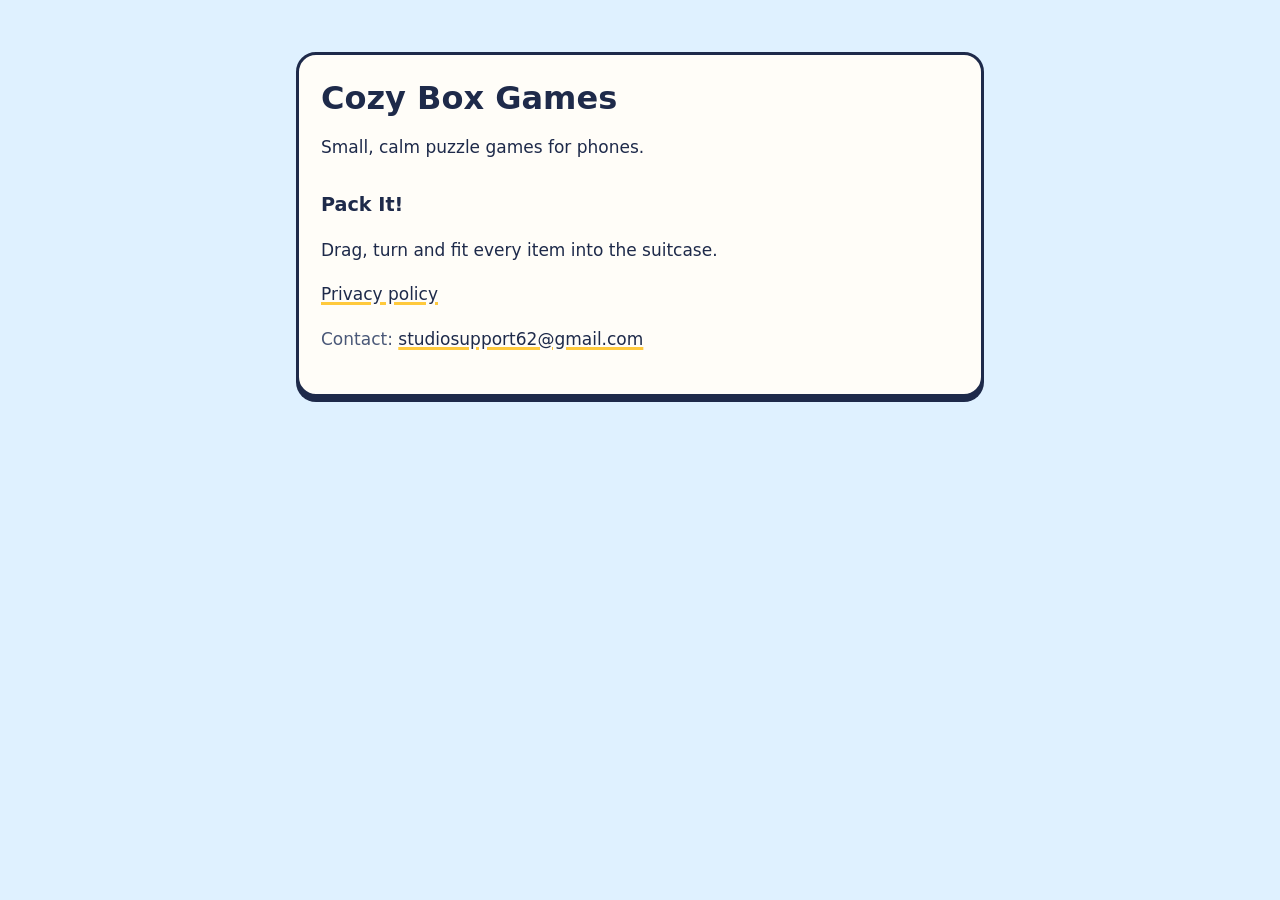
<file: index.html>
<!doctype html>
<html lang="en"><head><meta charset="utf-8"><meta name="viewport" content="width=device-width,initial-scale=1">
<title>Cozy Box Games</title><link rel="stylesheet" href="style.css"></head>
<body><main>
<div class="card">
<h1>Cozy Box Games</h1>
<p>Small, calm puzzle games for phones.</p>
<h2>Pack It!</h2>
<p>Drag, turn and fit every item into the suitcase.</p>
<p><a href="pack-it/privacy.html">Privacy policy</a></p>
<p class="muted">Contact: <a href="mailto:studiosupport62@gmail.com">studiosupport62@gmail.com</a></p>
</div>
</main></body></html>
</file>
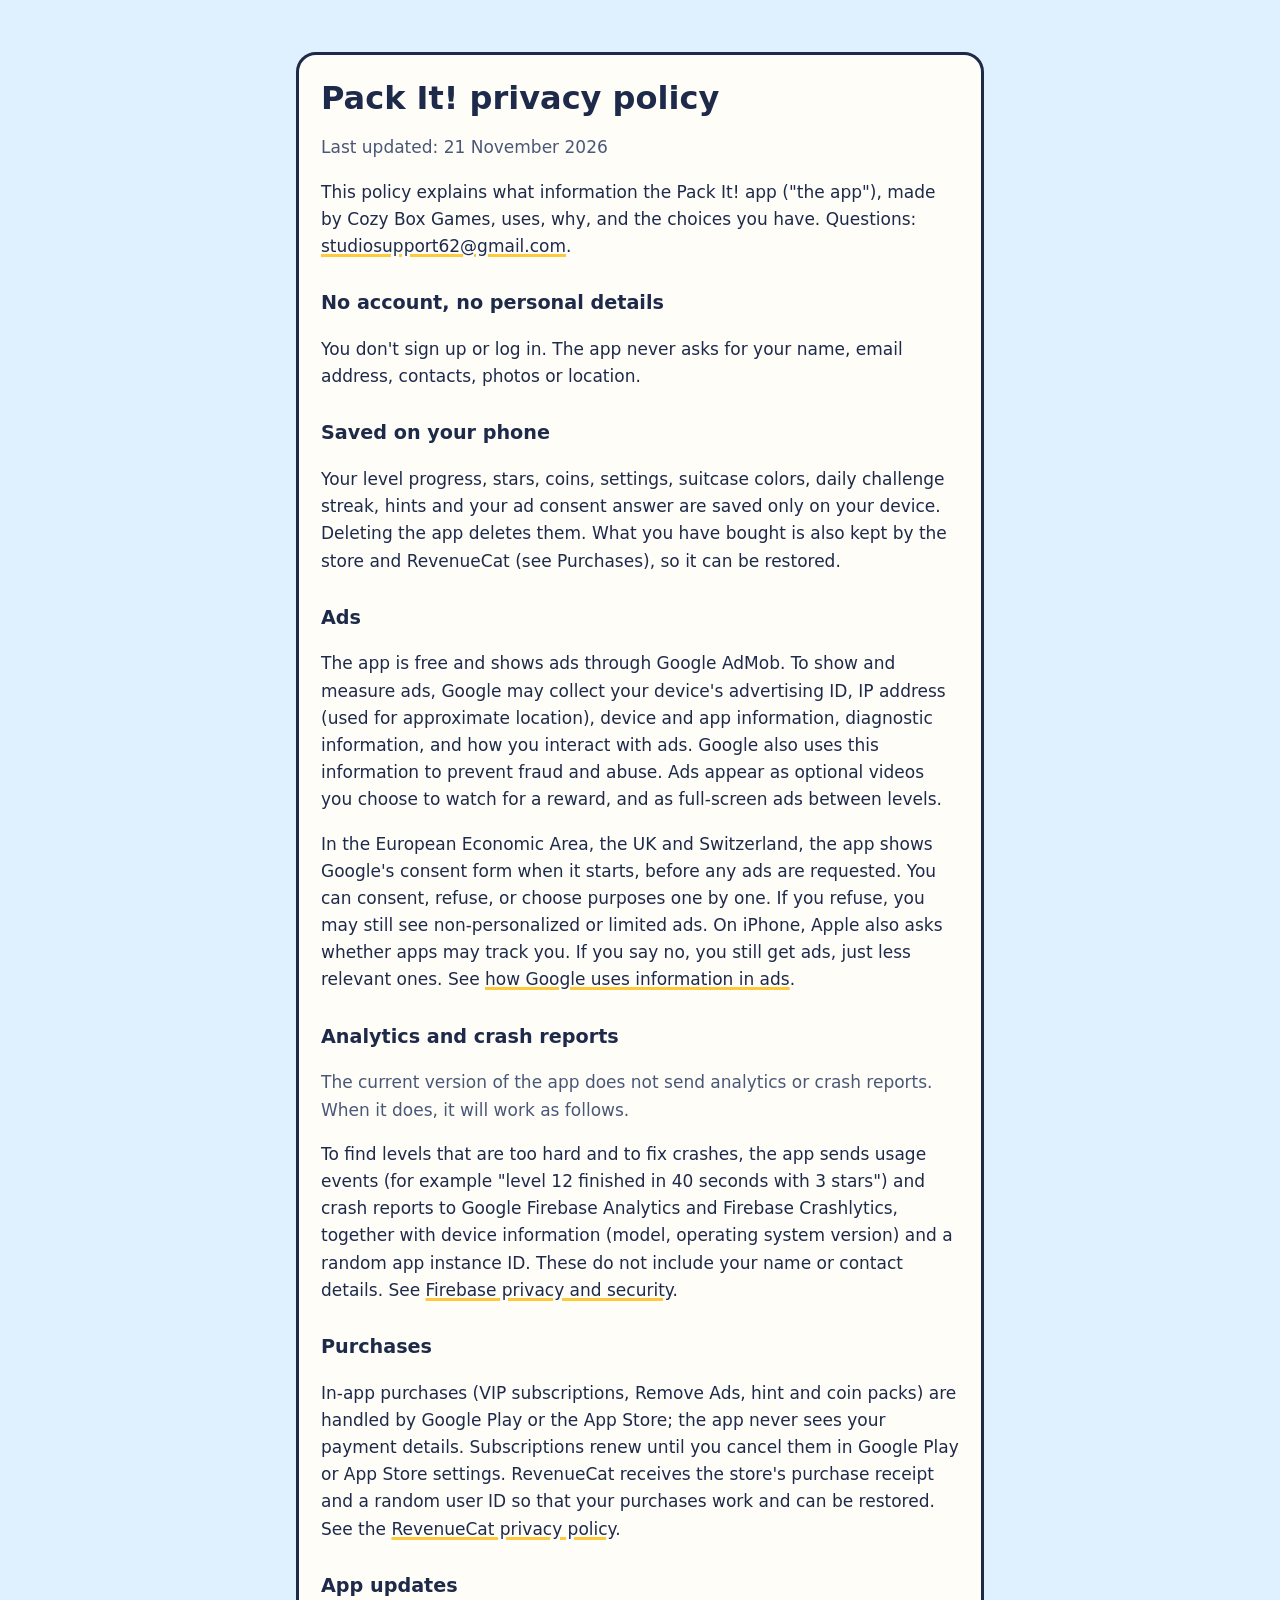
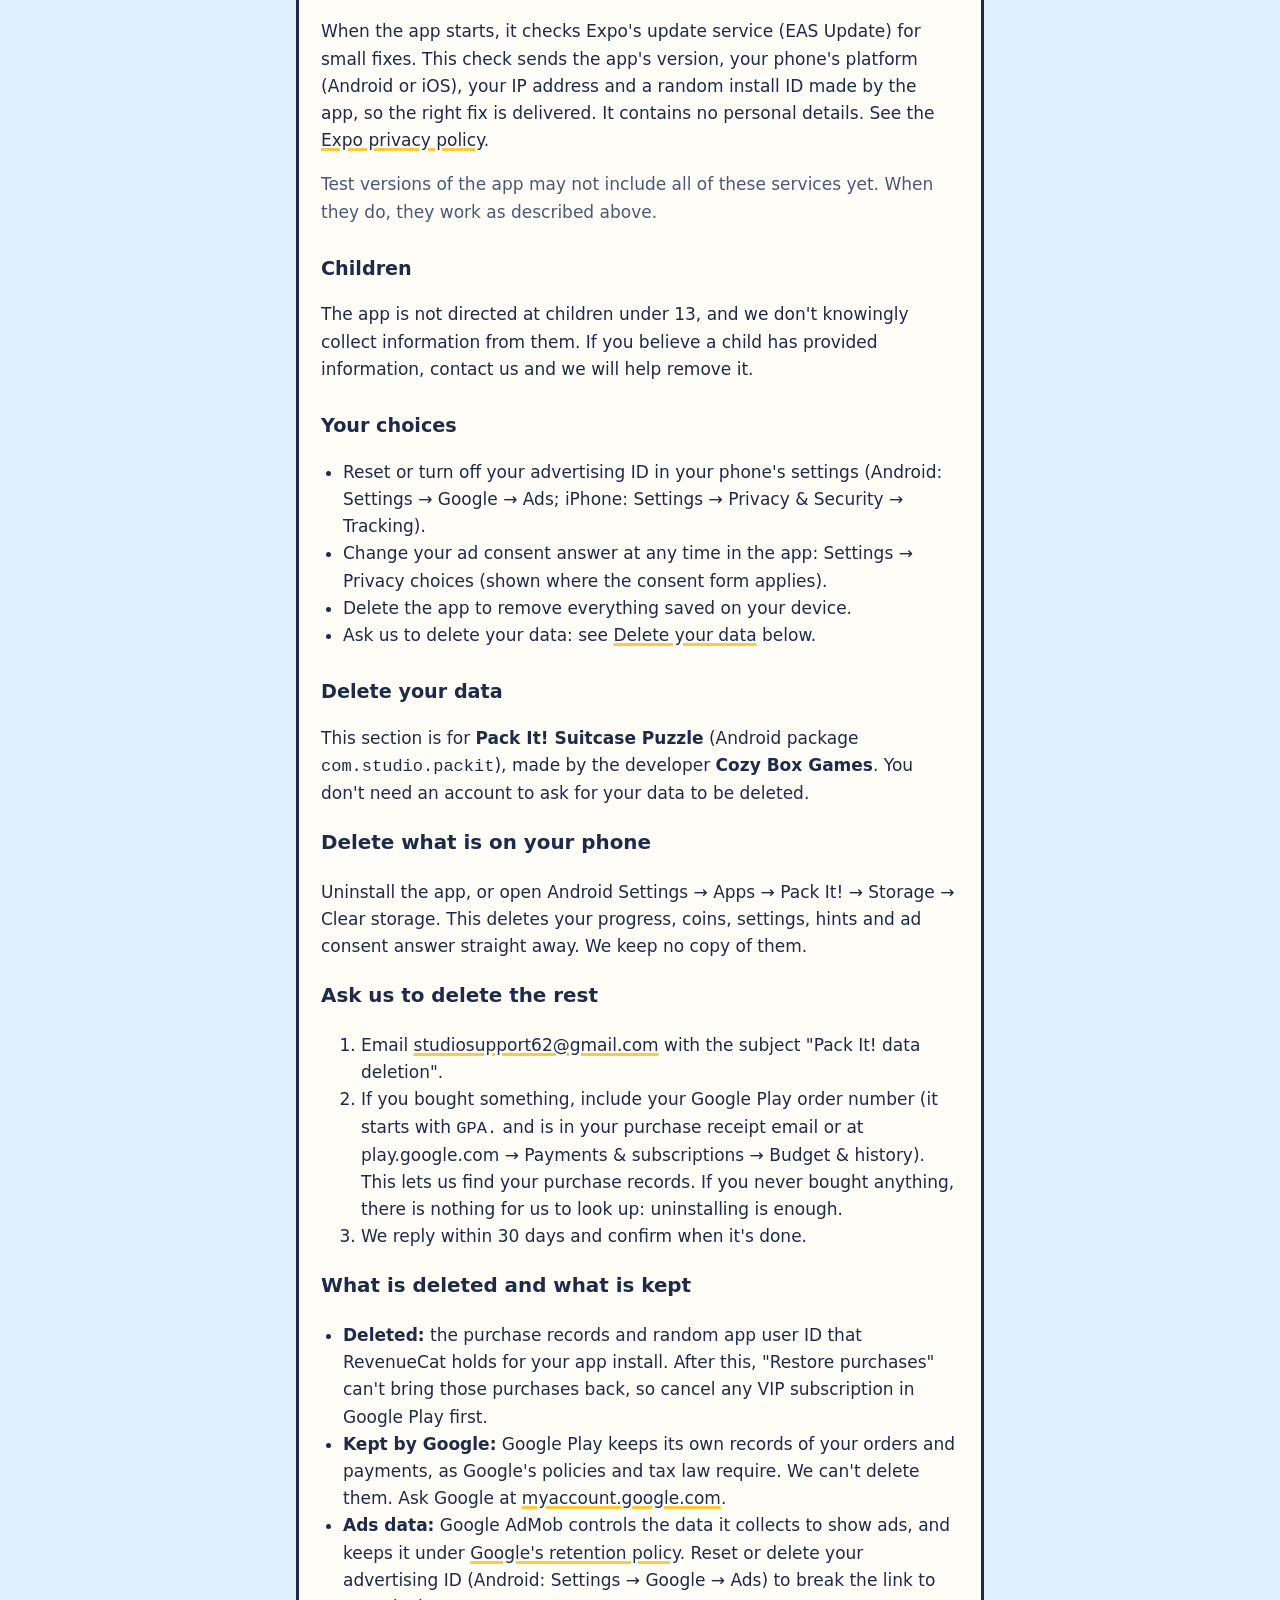
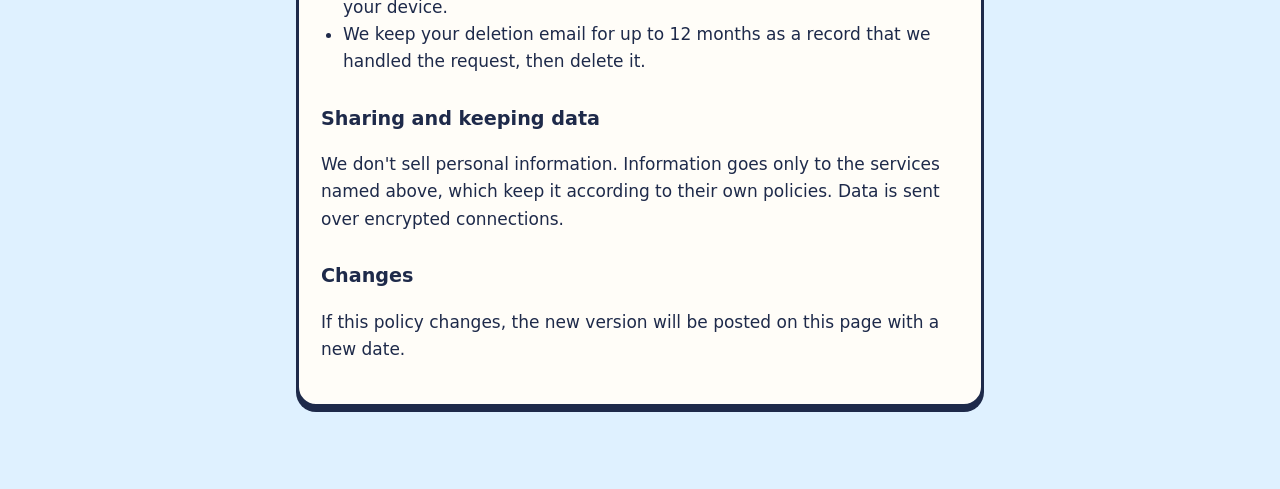
<file: pack-it/privacy.html>
<!doctype html>
<html lang="en"><head><meta charset="utf-8"><meta name="viewport" content="width=device-width,initial-scale=1">
<title>Pack It! privacy policy</title><link rel="stylesheet" href="../style.css"></head>
<body><main>
<div class="card">
<h1>Pack It! privacy policy</h1>
<p class="muted">Last updated: 21 November 2026</p>

<p>This policy explains what information the Pack It! app ("the app"), made by Cozy Box Games, uses, why, and the choices you have.
Questions: <a href="mailto:studiosupport62@gmail.com">studiosupport62@gmail.com</a>.</p>

<h2>No account, no personal details</h2>
<p>You don't sign up or log in. The app never asks for your name, email address, contacts, photos or location.</p>

<h2>Saved on your phone</h2>
<p>Your level progress, stars, coins, settings, suitcase colors, daily challenge streak, hints and your ad consent
answer are saved only on your device. Deleting the app deletes them. What you have bought is also kept by the store
and RevenueCat (see Purchases), so it can be restored.</p>

<h2>Ads</h2>
<p>The app is free and shows ads through Google AdMob. To show and measure ads, Google may collect your device's
advertising ID, IP address (used for approximate location), device and app information, diagnostic information,
and how you interact with ads. Google also uses this information to prevent fraud and abuse. Ads appear as optional
videos you choose to watch for a reward, and as full-screen ads between levels.</p>
<p>In the European Economic Area, the UK and Switzerland, the app shows Google's consent form when it starts, before any
ads are requested. You can consent, refuse, or choose purposes one by one. If you refuse, you may still see
non-personalized or limited ads. On iPhone, Apple also asks whether apps may track you. If you say no, you still get
ads, just less relevant ones.
See <a href="https://policies.google.com/technologies/ads">how Google uses information in ads</a>.</p>

<h2>Analytics and crash reports</h2>
<p class="muted">The current version of the app does not send analytics or crash reports. When it does, it will work as follows.</p>
<p>To find levels that are too hard and to fix crashes, the app sends usage events (for example "level 12 finished
in 40 seconds with 3 stars") and crash reports to Google Firebase Analytics and Firebase Crashlytics, together with
device information (model, operating system version) and a random app instance ID. These do not include your name
or contact details. See <a href="https://firebase.google.com/support/privacy">Firebase privacy and security</a>.</p>

<h2>Purchases</h2>
<p>In-app purchases (VIP subscriptions, Remove Ads, hint and coin packs) are handled by Google Play or the App Store;
the app never sees your payment details. Subscriptions renew until you cancel them in Google Play or App Store
settings. RevenueCat receives the store's purchase receipt and a random user ID so that your
purchases work and can be restored. See the <a href="https://www.revenuecat.com/privacy">RevenueCat privacy policy</a>.</p>

<h2>App updates</h2>
<p>When the app starts, it checks Expo's update service (EAS Update) for small fixes. This check sends the app's
version, your phone's platform (Android or iOS), your IP address and a random install ID made by the app, so the right
fix is delivered. It contains no personal details. See the <a href="https://expo.dev/privacy">Expo privacy policy</a>.</p>

<p class="muted">Test versions of the app may not include all of these services yet. When they do, they work as described above.</p>

<h2>Children</h2>
<p>The app is not directed at children under 13, and we don't knowingly collect information from them. If you
believe a child has provided information, contact us and we will help remove it.</p>

<h2>Your choices</h2>
<ul>
<li>Reset or turn off your advertising ID in your phone's settings (Android: Settings → Google → Ads; iPhone: Settings → Privacy &amp; Security → Tracking).</li>
<li>Change your ad consent answer at any time in the app: Settings → Privacy choices (shown where the consent form applies).</li>
<li>Delete the app to remove everything saved on your device.</li>
<li>Ask us to delete your data: see <a href="#delete-data">Delete your data</a> below.</li>
</ul>

<h2 id="delete-data">Delete your data</h2>
<p>This section is for <strong>Pack It! Suitcase Puzzle</strong> (Android package <code>com.studio.packit</code>), made by
the developer <strong>Cozy Box Games</strong>. You don't need an account to ask for your data to be deleted.</p>
<h3>Delete what is on your phone</h3>
<p>Uninstall the app, or open Android Settings → Apps → Pack It! → Storage → Clear storage. This deletes your progress,
coins, settings, hints and ad consent answer straight away. We keep no copy of them.</p>
<h3>Ask us to delete the rest</h3>
<ol>
<li>Email <a href="mailto:studiosupport62@gmail.com?subject=Pack%20It!%20data%20deletion">studiosupport62@gmail.com</a> with the subject "Pack It! data deletion".</li>
<li>If you bought something, include your Google Play order number (it starts with <code>GPA.</code> and is in your purchase
receipt email or at play.google.com → Payments &amp; subscriptions → Budget &amp; history). This lets us find your purchase
records. If you never bought anything, there is nothing for us to look up: uninstalling is enough.</li>
<li>We reply within 30 days and confirm when it's done.</li>
</ol>
<h3>What is deleted and what is kept</h3>
<ul>
<li><strong>Deleted:</strong> the purchase records and random app user ID that RevenueCat holds for your app install. After this,
"Restore purchases" can't bring those purchases back, so cancel any VIP subscription in Google Play first.</li>
<li><strong>Kept by Google:</strong> Google Play keeps its own records of your orders and payments, as Google's policies and tax
law require. We can't delete them. Ask Google at <a href="https://myaccount.google.com/delete-services-or-account">myaccount.google.com</a>.</li>
<li><strong>Ads data:</strong> Google AdMob controls the data it collects to show ads, and keeps it under
<a href="https://policies.google.com/technologies/retention">Google's retention policy</a>. Reset or delete your advertising ID
(Android: Settings → Google → Ads) to break the link to your device.</li>
<li>We keep your deletion email for up to 12 months as a record that we handled the request, then delete it.</li>
</ul>

<h2>Sharing and keeping data</h2>
<p>We don't sell personal information. Information goes only to the services named above, which keep it according
to their own policies. Data is sent over encrypted connections.</p>

<h2>Changes</h2>
<p>If this policy changes, the new version will be posted on this page with a new date.</p>
</div>
</main></body></html>
</file>
<file: style.css>
:root{--bg:#DFF1FF;--ink:#1E2A4A;--soft:#4A5878;--card:#FFFDF8;--accent:#FFC93C}
*{box-sizing:border-box}
body{margin:0;background:var(--bg);color:var(--ink);font:17px/1.6 system-ui,-apple-system,"Segoe UI",Roboto,sans-serif}
main{max-width:720px;margin:0 auto;padding:32px 16px 64px}
.card{background:var(--card);border:3px solid var(--ink);border-radius:20px;box-shadow:0 5px 0 var(--ink);padding:24px 22px;margin:20px 0}
h1{font-size:2rem;line-height:1.2;margin:0 0 8px}
h2{font-size:1.2rem;margin:28px 0 6px}
p,li{color:var(--ink)}
small,.muted{color:var(--soft)}
a{color:var(--ink);text-decoration-color:var(--accent);text-decoration-thickness:3px}
ul{padding-left:22px}
</file>
